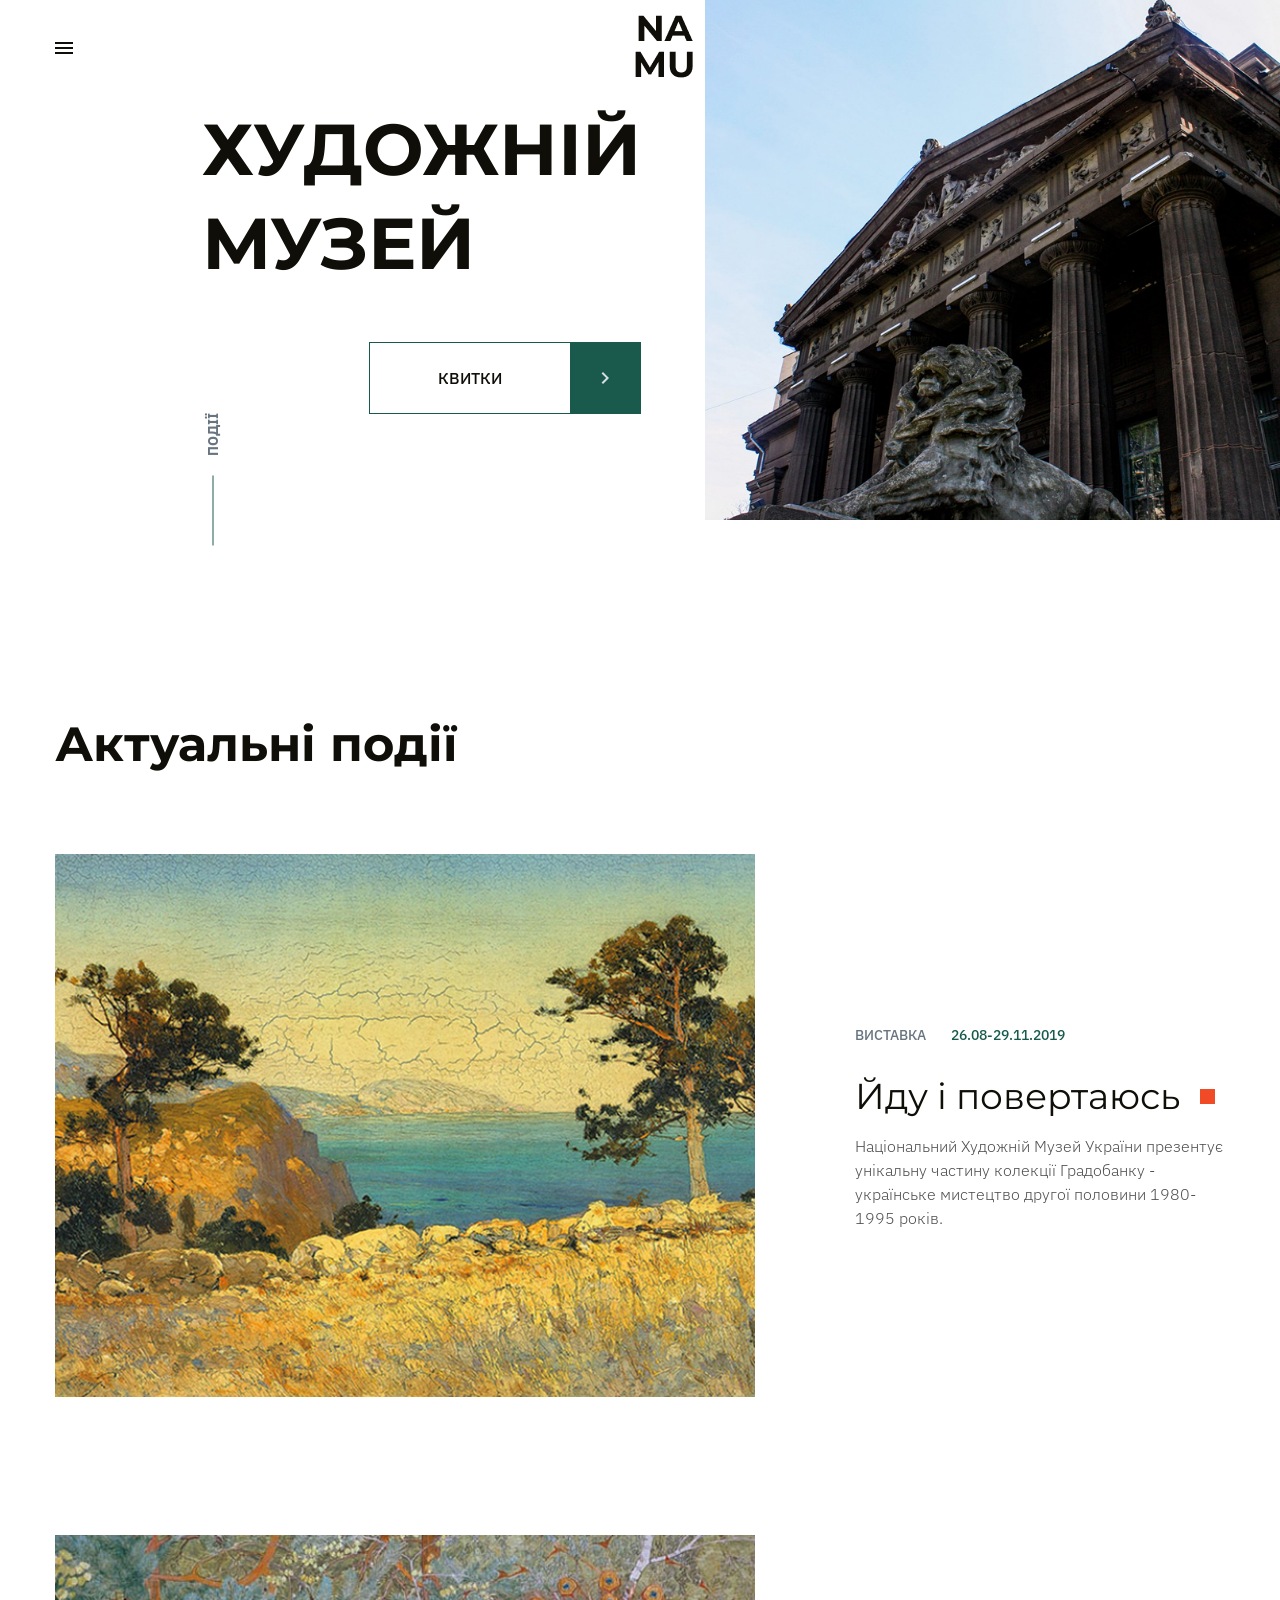
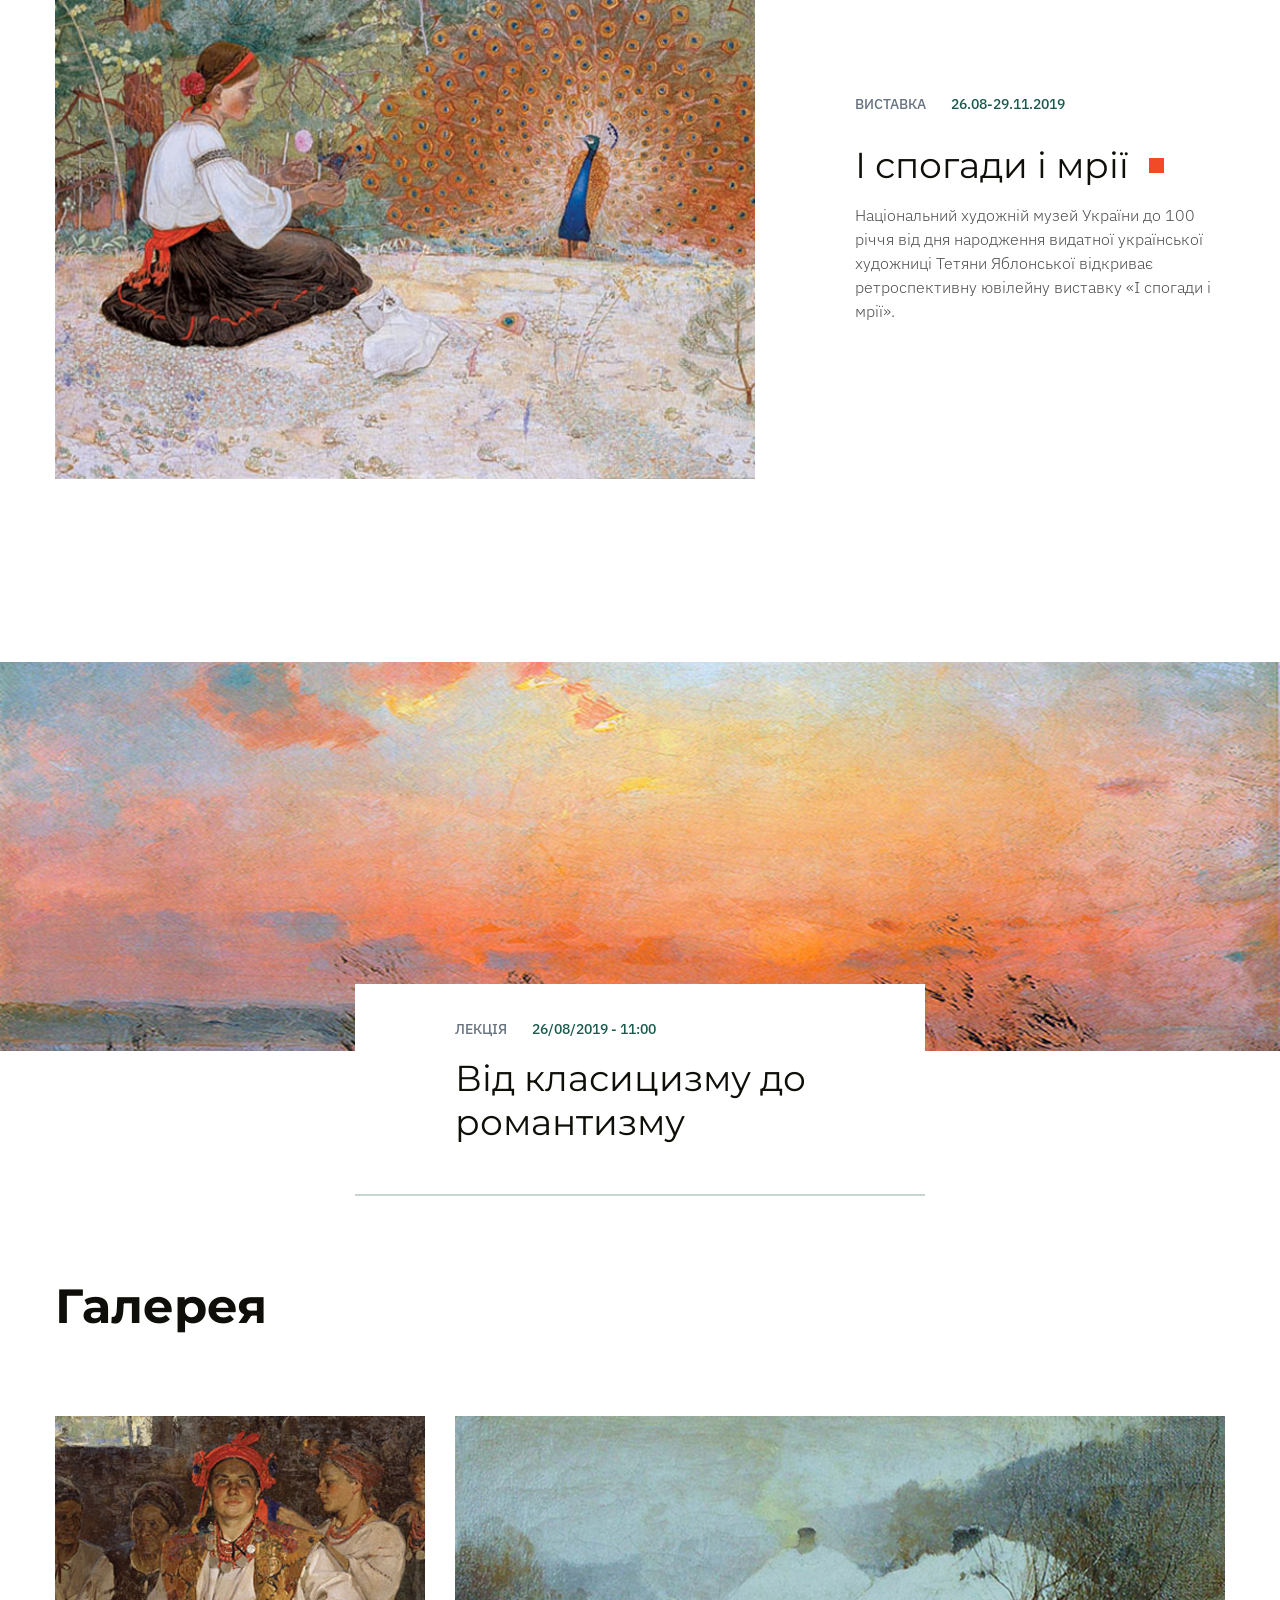
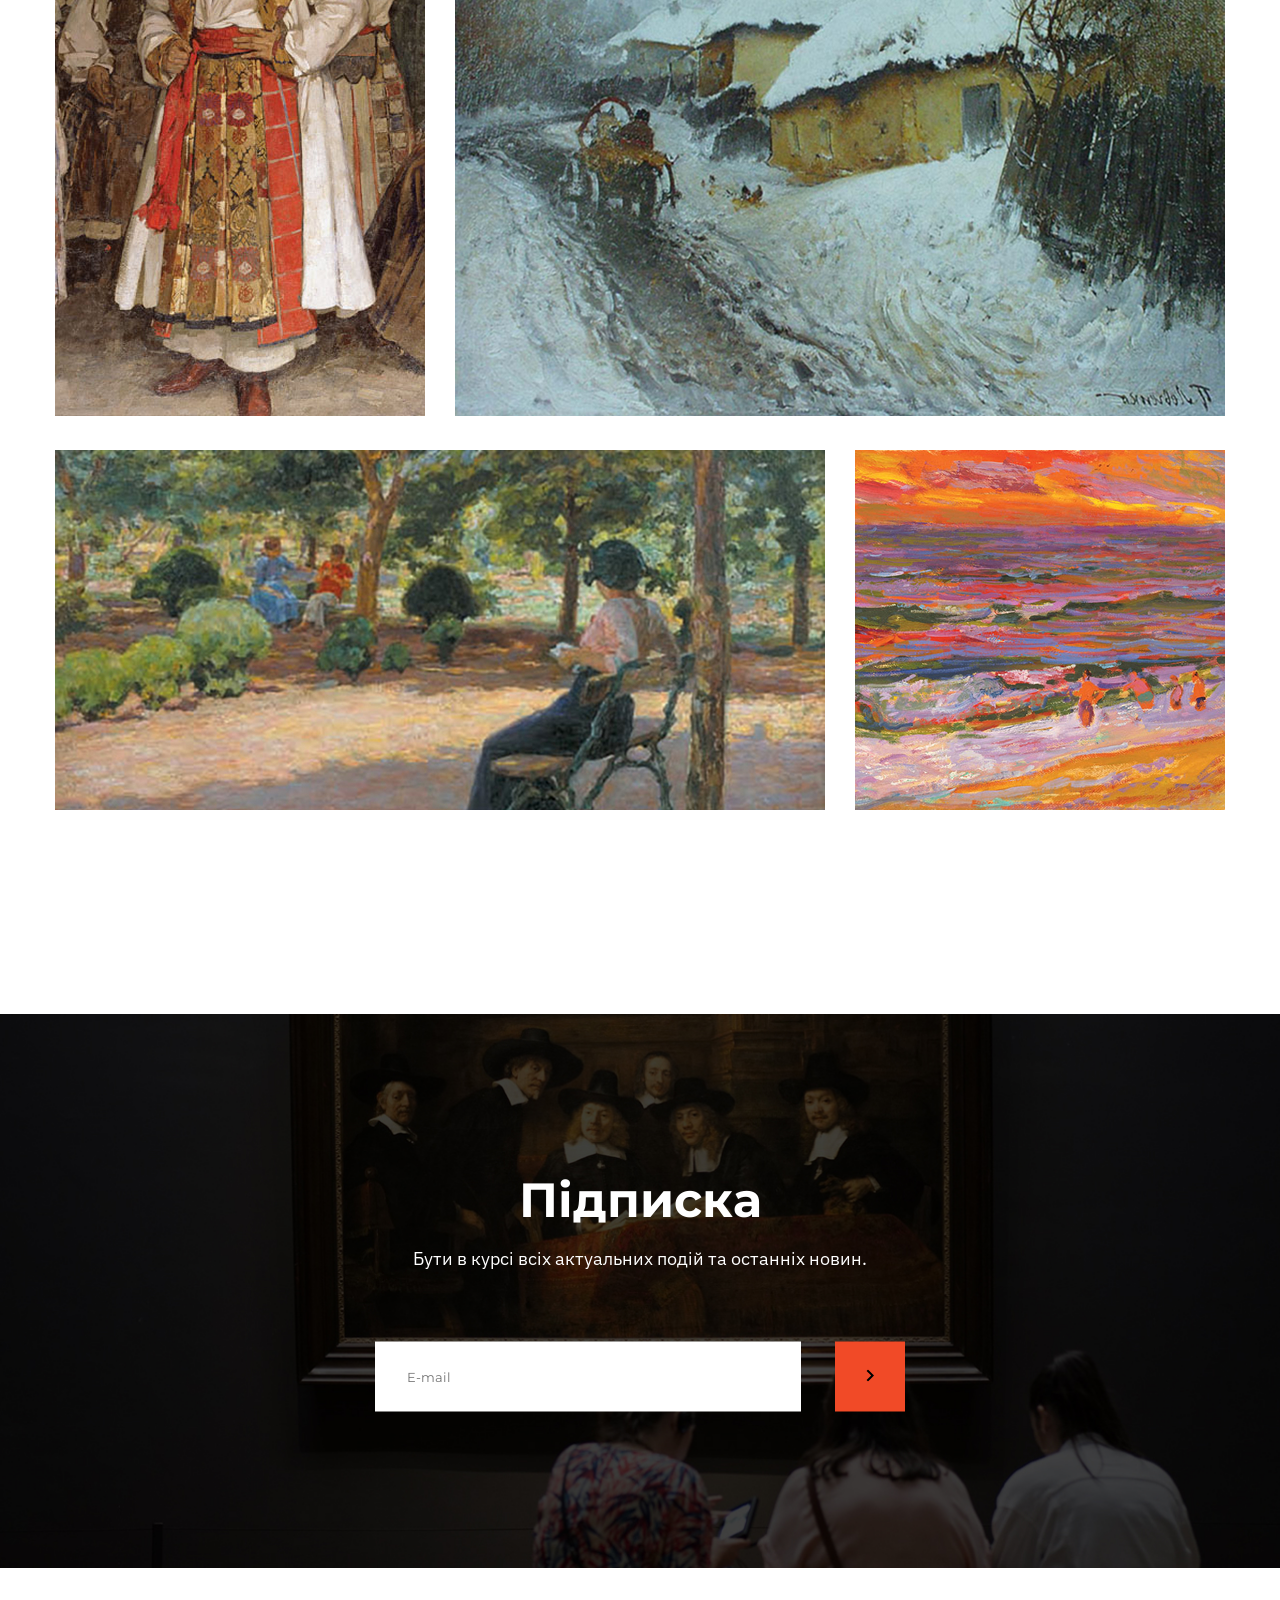
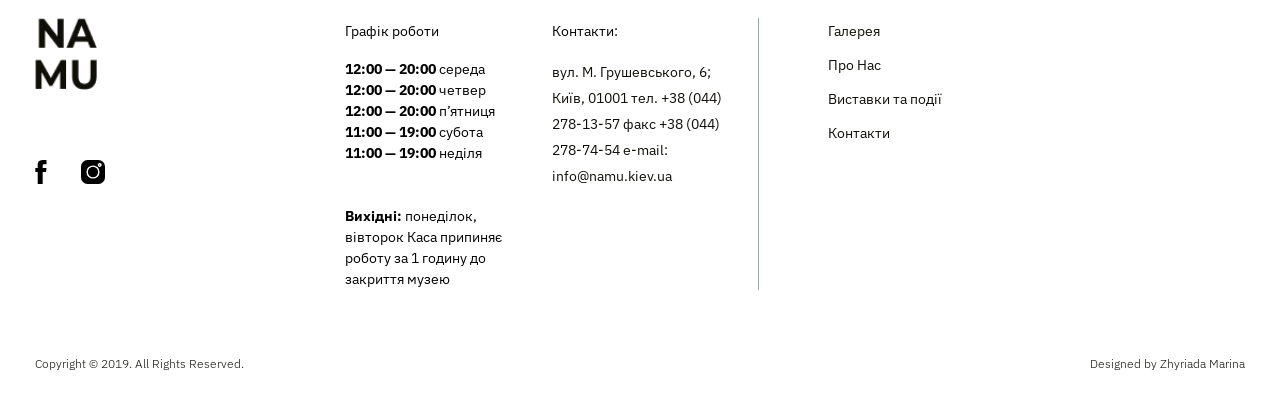
<file: index.html>
<!DOCTYPE html><html lang=en><meta charset=UTF-8><meta name=viewport content="width=device-width, initial-scale=1.0"><title>Na Mu</title><link rel=icon href=favicon.f0e51bc8.ico type=image/x-icon><link rel=preconnect href=https://fonts.googleapis.com><link rel=preconnect href=https://fonts.gstatic.com><link href="https://fonts.googleapis.com/css2?family=IBM+Plex+Sans:wght@100..700&amp;family=Montserrat:wght@100..900&amp;display=swap" rel=stylesheet><link rel=stylesheet href=Museum.cfb5adbc.css><body>
    <header class=header>
      <button class="header__toggle toggle-action">
        <svg xmlns:xmlns=http://www.w3.org/2000/svg width=18 height=12 fill=none viewBox="0 0 18 12"><path fill=#0f0e08 d="M0 12h18v-2H0Zm0-5h18V5H0Zm0-7v2h18V0Z"/></svg>
      </button>

      <a class=header__logo href=/ target=_blank>
        <img src=logo.7bb1c1ab.png alt="Logo NA MU">
      </a>

      <div class="header__overlay toggle-action"></div>

      <div class=header__menu>
        <div class=header__navigation>
          <button class="header__toggle toggle-action">
            <svg xmlns:xmlns=http://www.w3.org/2000/svg width=14 height=14 fill=none viewBox="0 0 14 14"><path fill=#fff d="m7 5.586 4.95-4.95 1.414 1.414L8.414 7l4.95 4.95-1.414 1.414L7 8.414l-4.95 4.95L.636 11.95 5.586 7 .636 2.05 2.05.636Z"/></svg>
          </button>

          <nav>
            <ul>
              <li>
                <a href=#gallery class=toggle-action>
                  Галерея
                </a>
              </li>
              <li>
                <a href=#subscribe class=toggle-action>
                  Про Нас
                </a>
              </li>
              <li>
                <a href=#events class=toggle-action>
                  Виставки та події
                </a>
              </li>
              <li>
                <a href=#subscribe class=toggle-action>
                  Контакти
                </a>
              </li>
            </ul>
          </nav>
        </div>

        <div class=header__schedule>
          <p class=header__title>Графік роботи</p>
          <div>
            <strong>12:00 — 20:00</strong>
            середа
            <strong>12:00 — 20:00</strong>
            четвер
            <strong>12:00 — 20:00</strong>
            п’ятниця
            <strong>11:00 — 19:00</strong>
            субота
            <strong>11:00 — 19:00</strong>
            неділя
          </div>
          <div>
            <strong>Вихідні:</strong>
            понеділок, вівторок
            <br>
            Каса припиняє роботу за 1 годину до закриття музею
          </div>
        </div>
      </div>
    </header>

    <main>
      <section id=hero class="section section--hero">
        <div class=hero__info>
          <h1 class=hero__title>Художній музей</h1>

          <a class=hero__button href=#subscribe>
            <span>КВИТКИ</span>
            <span class=icon-right>
              <svg xmlns:xmlns=http://www.w3.org/2000/svg width=8 height=12 fill=none viewBox="0 0 8 12"><path fill=#d7dde3 d="M.59 10.59 5.17 6 .59 1.41 2 0l6 6-6 6Z"/></svg>
            </span>
          </a>

          <span class=hero__event>Події</span>
        </div>

        <div class=hero__banner>
          <img src=hero.431e99e7.jpg alt="Hero img">
        </div>
      </section>

      <section id=events class="section section--events">
        <h2 class=title-h2>Актуальні події</h2>

        <article class=event>
          <div class=event__img>
            <img src=img1.669f9a9e.jpg alt="Image 1">
          </div>
          <a class=event__link href=#>
            <p class=event__details>
              <span class=event__type>ВИСТАВКА</span>
              <span class=event__date>26.08-29.11.2019</span>
            </p>

            <p class=event__title>Йду і повертаюсь</p>
            <p class=event__desc>
              Національний Художній Музей України презентує унікальну частину
              колекції Градобанку - українське мистецтво другої половини
              1980-1995 років.
            </p>
          </a>
        </article>

        <article class=event>
          <div class=event__img>
            <img src=img2.1394d102.jpg alt="Image 2">
          </div>
          <a class=event__link href=#>
            <p class=event__details>
              <span class=event__type>ВИСТАВКА</span>
              <span class=event__date>26.08-29.11.2019</span>
            </p>
            <p class=event__title>І спогади і мрії</p>
            <p class=event__desc>
              Національний художній музей України до 100 річчя від дня
              народження видатної української художниці Тетяни Яблонської
              відкриває ретроспективну ювілейну виставку «І спогади і мрії».
            </p>
          </a>
        </article>
      </section>

      <section id=banner class="section section--banner">
        <article class="event event--banner">
          <div class=event__img>
            <img src=img3.a2696dca.jpg alt="Image 3">
          </div>
          <a class=event__link href=#>
            <p class=event__details>
              <span class=event__type>ЛЕКЦІЯ</span>
              <span class=event__date>26/08/2019 - 11:00</span>
            </p>
            <p class=event__title>Від класицизму до романтизму</p>
          </a>
        </article>
      </section>

      <section id=gallery class="section section--gallery">
        <h2 class=title-h2>Галерея</h2>

        <div class=gallery>
          <div class=gallery__container>
            <div class=gallery__item>
              <img src=gal-1.a5506166.jpg alt="Gal img 1">
            </div>
            <div class=gallery__item>
              <img src=gal-2.5e9c248f.jpg alt="Gal img 2">
            </div>
            <div class=gallery__item>
              <img src=gal-3.6613b634.jpg alt="Gal img 3">
            </div>
            <div class=gallery__item>
              <img src=gal-4.82f4d23b.jpg alt="Gal img 4">
            </div>
          </div>

          <div class=gallery__dots></div>
        </div>
      </section>

      <section id=subscribe class="section section--subscribe">
        <div class=subscribe>
          <div class=subscribe__background>
            <img src=bg-subsc.29061fc5.jpg alt="Image background form">
          </div>
          <div class=subscribe__info>
            <h2 class=subscribe__title>Підписка</h2>
            <p>Бути в курсі всіх актуальних подій та останніх новин.</p>

            <form class=subscribe__form id=form>
              <input class=subscribe__input type=email name=email placeholder=E-mail required>
              <button class=subscribe__submit>
                <svg xmlns:xmlns=http://www.w3.org/2000/svg width=8 height=12 fill=none viewBox="0 0 8 12"><path fill=#000 d="M.59 10.59 5.17 6 .59 1.41 2 0l6 6-6 6Z"/></svg>
              </button>
            </form>
          </div>
        </div>
      </section>

      <footer id=footer class=footer>
        <div class=footer__top>
          <div class=footer__col>
            <img src=logo.7bb1c1ab.png alt="Logo img">

            <ul class=footer__social>
              <li>
                <a href=https://www.facebook.com/namu.museum/ target=_blank>
                  <svg xmlns:xmlns=http://www.w3.org/2000/svg width=12 height=24 fill=none viewBox="0 0 12 24"><path fill=#000 d="M2.72 4.649v3.304H.303v4.04H2.72V24h4.965V11.994h3.332c0 .001.312-1.936.463-4.055H7.704V5.176c0-.413.541-.969 1.076-.969h2.705V.001H7.807c-5.21 0-5.087 4.044-5.087 4.648"/></svg>
                </a>
              </li>
              <li>
                <a href=https://www.instagram.com/namu.museum/ target=_blank>
                  <svg xmlns:xmlns=http://www.w3.org/2000/svg width=24 height=24 fill=none viewBox="0 0 24 24"><g fill=#000 clip-path=url(#clip0_12716_52)><path d="M17.503 0H6.496A6.504 6.504 0 0 0 0 6.497v11.007A6.504 6.504 0 0 0 6.497 24h11.007A6.504 6.504 0 0 0 24 17.504V6.497A6.504 6.504 0 0 0 17.503 0M12 18.562A6.57 6.57 0 0 1 5.438 12 6.57 6.57 0 0 1 12 5.438 6.57 6.57 0 0 1 18.562 12 6.57 6.57 0 0 1 12 18.562m6.72-11.577c-1.07 0-1.94-.87-1.94-1.939s.87-1.94 1.94-1.94 1.939.87 1.939 1.94-.87 1.94-1.94 1.94"/><path d="M12 6.845A5.16 5.16 0 0 0 6.845 12 5.16 5.16 0 0 0 12 17.155 5.16 5.16 0 0 0 17.155 12 5.16 5.16 0 0 0 12 6.845"/><path d="M18.72 4.514a.533.533 0 1 0 .001 1.066.533.533 0 0 0-.001-1.066"/></g><defs><clipPath id=clip0_12716_52><rect width=24 height=24 fill=#fff /></clipPath></defs></svg>
                </a>
              </li>
            </ul>
          </div>

          <div class=footer__col>
            <p class=footer__title>Графік роботи</p>

            <div>
              <strong>12:00 — 20:00</strong>
              середа
              <strong>12:00 — 20:00</strong>
              четвер
              <strong>12:00 — 20:00</strong>
              п’ятниця
              <strong>11:00 — 19:00</strong>
              субота
              <strong>11:00 — 19:00</strong>
              неділя
              <br>
              <br>
              <br>
              <strong>Вихідні:</strong>
              понеділок, вівторок Каса припиняє роботу за 1 годину до закриття
              музею
            </div>
          </div>

          <div class=footer__col>
            <p class=footer__title>Контакти:</p>

            <a class=footer__address target=_blank href="https://www.google.com.ua/maps/place/%D0%9D%D0%B0%D1%86%D1%96%D0%BE%D0%BD%D0%B0%D0%BB%D1%8C%D0%BD%D0%B8%D0%B9+%D1%85%D1%83%D0%B4%D0%BE%D0%B6%D0%BD%D1%96%D0%B9+%D0%BC%D1%83%D0%B7%D0%B5%D0%B9+%D0%A3%D0%BA%D1%80%D0%B0%D1%97%D0%BD%D0%B8/@50.4494274,30.5306505,17z/data=!3m1!4b1!4m6!3m5!1s0x40d4ce524453048d:0x549e3a34119f524f!8m2!3d50.4494274!4d30.5306505!16s%2Fm%2F02prqms?entry=tts&amp;g_ep=EgoyMDI1MDUyMS4wIPu8ASoASAFQAw%3D%3D&amp;skid=7165f959-ce1c-4be1-b803-cacc1a7742f3">
              вул. М. Грушевського, 6; Київ, 01001
            </a>
            <a class=footer__address href="tel:+38 (044) 278-13-57">
              тел. +38 (044) 278-13-57
            </a>
            <a class=footer__address href=tel:+38(044)278-74-54>
              факс +38 (044) 278-74-54
            </a>
            <a class=footer__address href=mailto:info@namu.kiev.ua>
              e-mail: info@namu.kiev.ua
            </a>

            <div class=scroll-top>
              <svg xmlns:xmlns=http://www.w3.org/2000/svg width=10 height=12 fill=none viewBox="0 0 10 12"><path fill=#1a5a4c d="M5 0 0 5l.705.705L4.5 1.915V12h1V1.915l3.795 3.79L10 5Z"/></svg>
            </div>
          </div>

          <div class=footer__col>
            <ul class=footer__menu>
              <li class=footer__link>
                <a href=#events>Галерея</a>
              </li>
              <li class=footer__link>
                <a href=#subscribes>Про Нас</a>
              </li>
              <li class=footer__link>
                <a href=#events>Виставки та події</a>
              </li>
              <li class=footer__link>
                <a href=#subscribe>Контакти</a>
              </li>
            </ul>
          </div>
        </div>

        <div class=footer__copyright>
          <span>Copyright © 2019. All Rights Reserved.</span>
          <span>Designed by Zhyriada Marina</span>
        </div>
      </footer>
    </main>

    <script src=Museum.5939268c.js></script>
</file>
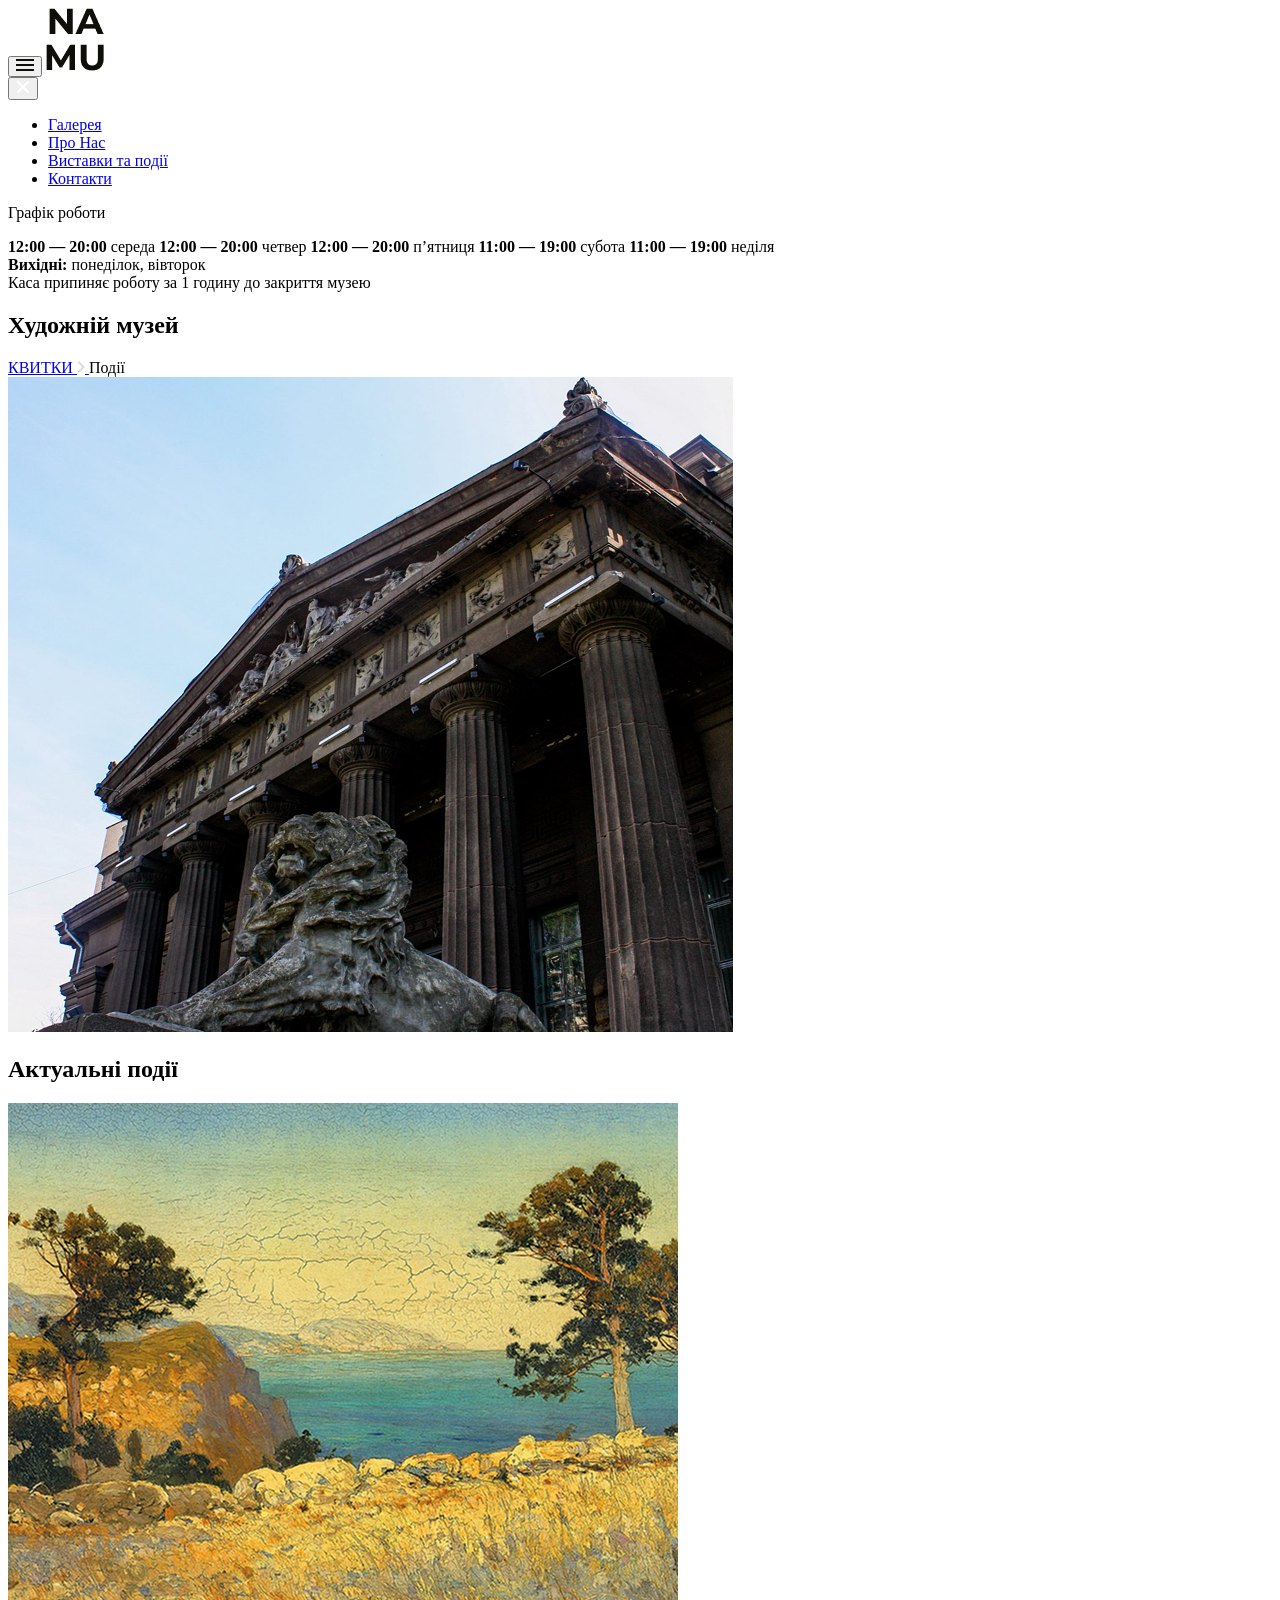
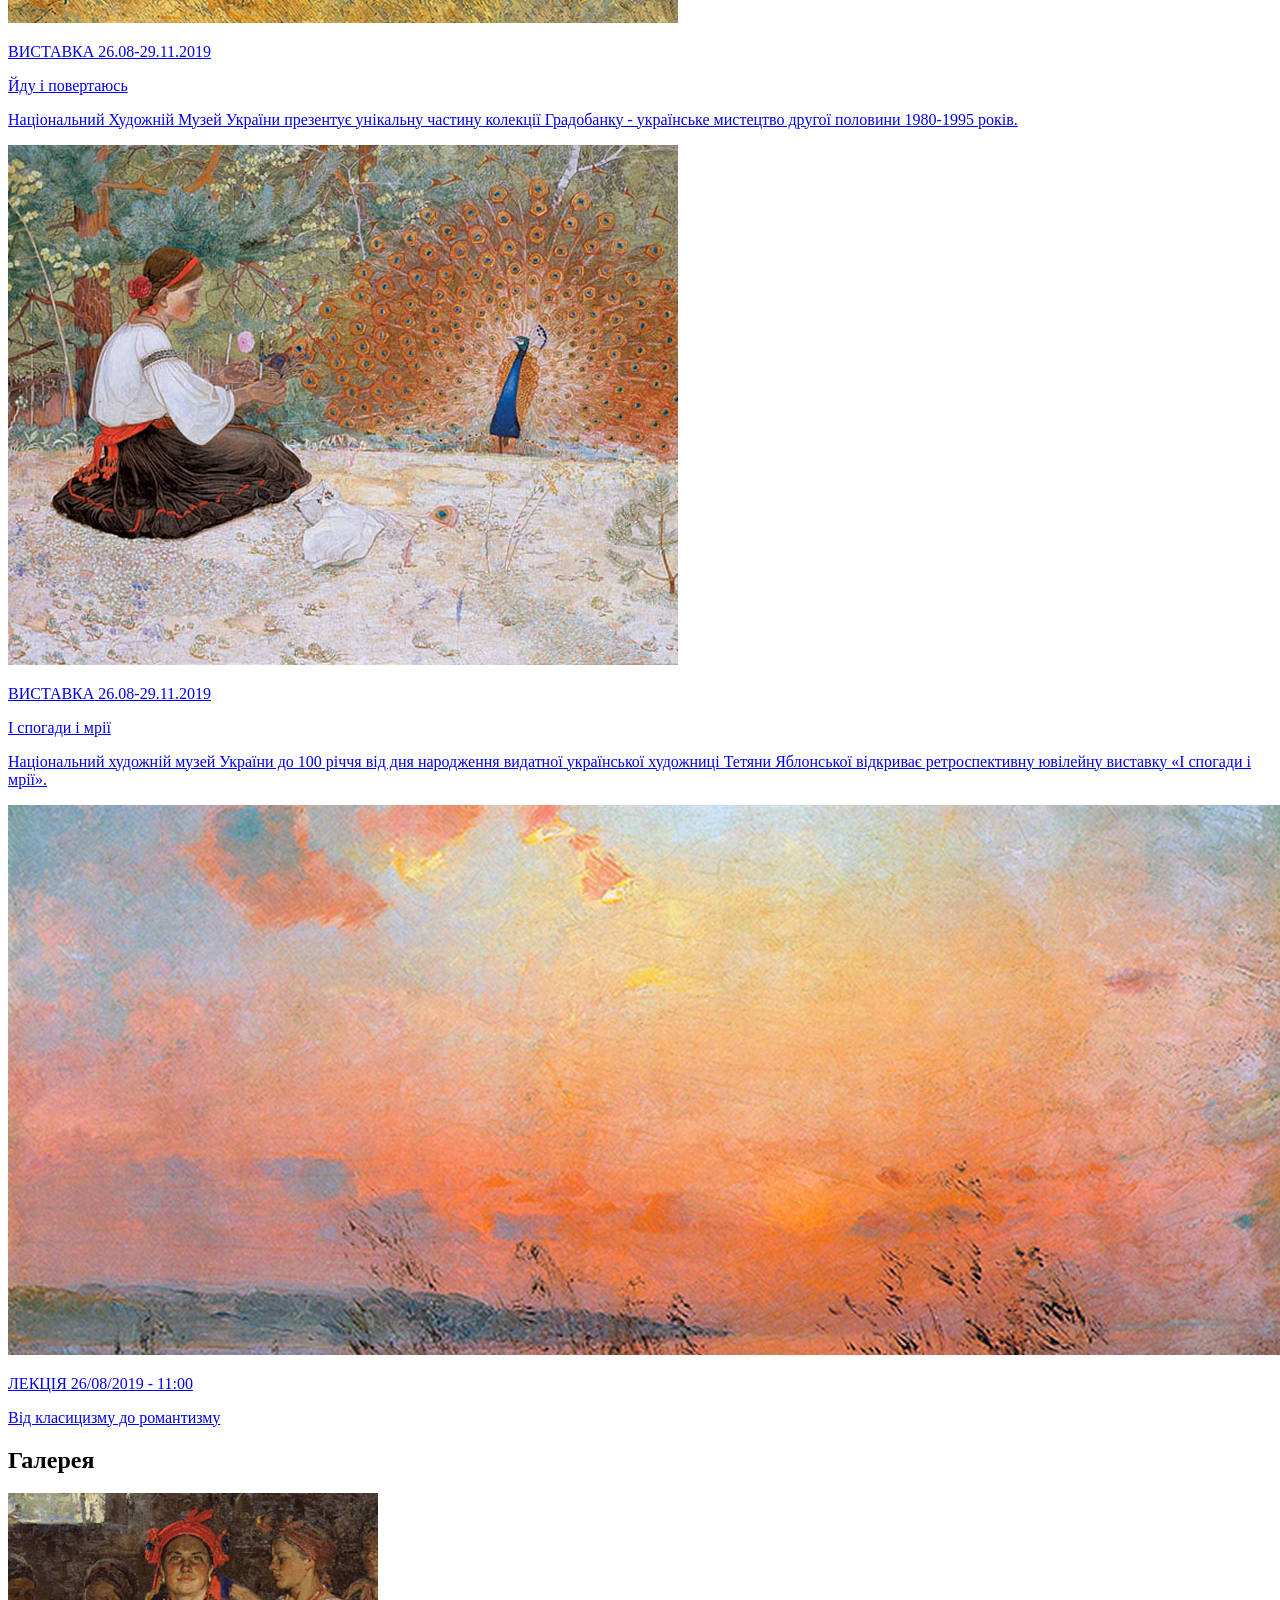
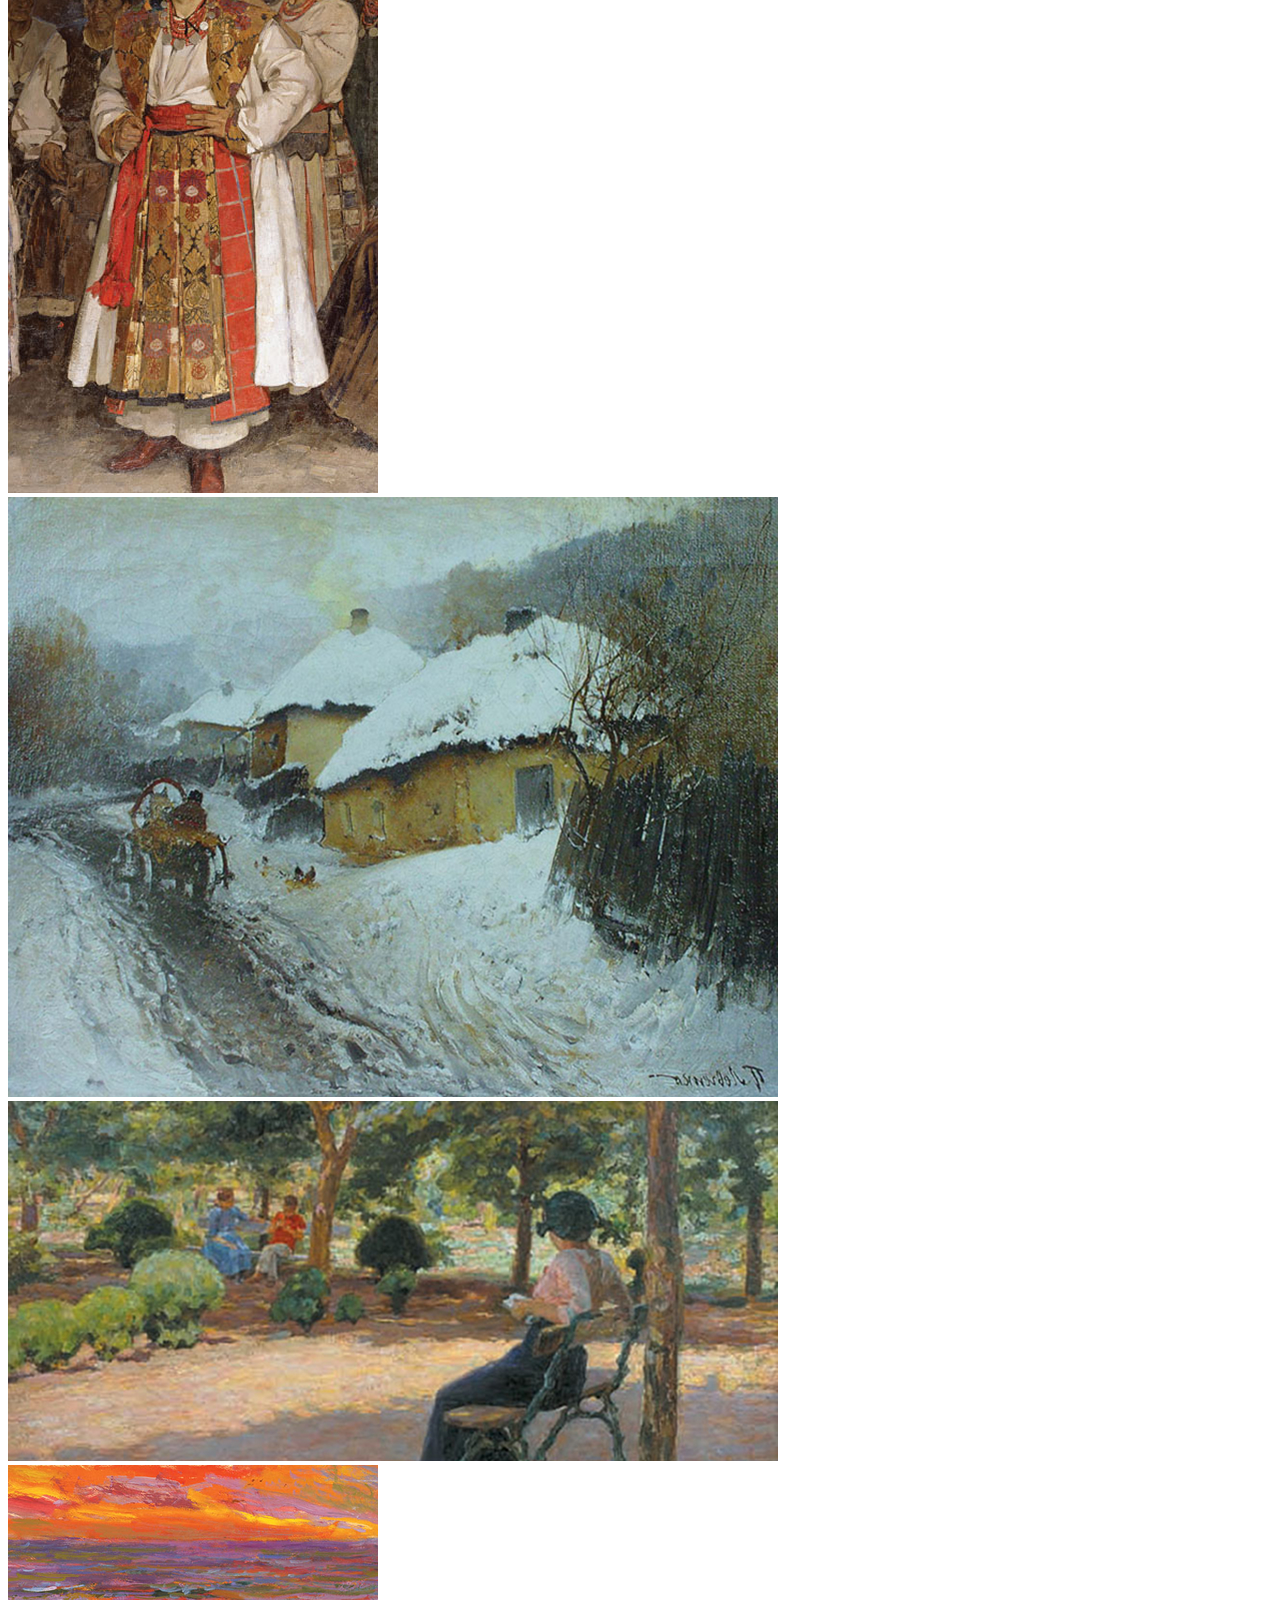
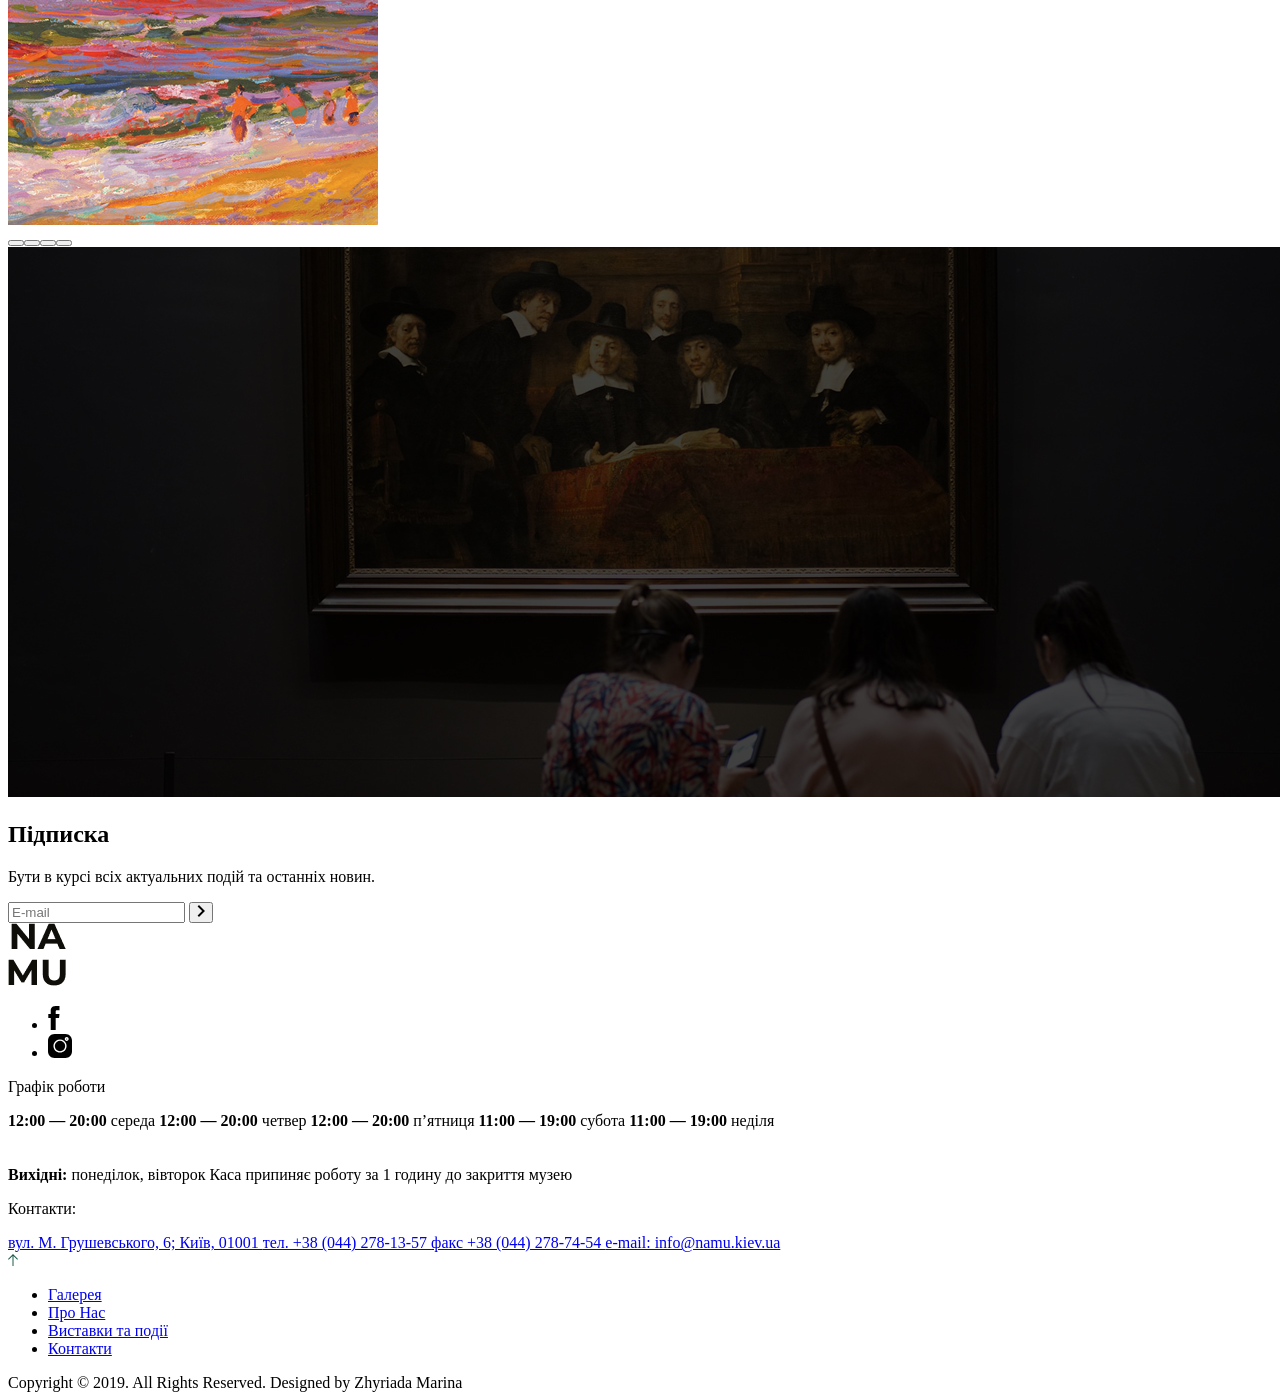
<file: src/index.html>
<!doctype html>
<html lang="en">
  <head>
    <meta charset="UTF-8" />
    <meta
      name="viewport"
      content="width=device-width, initial-scale=1.0"
    />
    <title>Na Mu</title>
    <link
      rel="icon"
      href="images/favicon.ico"
      type="image/x-icon"
    />
    <link
      rel="preconnect"
      href="https://fonts.googleapis.com"
    />
    <link
      rel="preconnect"
      href="https://fonts.gstatic.com"
    />
    <link
      href="https://fonts.googleapis.com/css2?family=IBM+Plex+Sans:wght@100..700&family=Montserrat:wght@100..900&display=swap"
      rel="stylesheet"
    />
    <link
      rel="stylesheet"
      href="./styles/main.scss"
    />
  </head>
  <body>
    <header class="header">
      <button class="header__toggle toggle-action">
        <svg
          width="18"
          height="12"
          viewBox="0 0 18 12"
          fill="none"
          xmlns="http://www.w3.org/2000/svg"
        >
          <path
            d="M0 12H18V10H0V12ZM0 7H18V5H0V7ZM0 0V2H18V0H0Z"
            fill="#0F0E08"
          />
        </svg>
      </button>

      <a
        class="header__logo"
        href="/"
        target="_blank"
      >
        <img
          src="images/logo.png"
          alt="Logo NA MU"
        />
      </a>

      <div class="header__overlay toggle-action"></div>

      <div class="header__menu">
        <div class="header__navigation">
          <button class="header__toggle toggle-action">
            <svg
              width="14"
              height="14"
              viewBox="0 0 14 14"
              fill="none"
              xmlns="http://www.w3.org/2000/svg"
            >
              <path
                d="M7.00023 5.58599L11.9502 0.635986L13.3642 2.04999L8.41423 6.99999L13.3642 11.95L11.9502 13.364L7.00023 8.41399L2.05023 13.364L0.63623 11.95L5.58623 6.99999L0.63623 2.04999L2.05023 0.635986L7.00023 5.58599Z"
                fill="white"
              />
            </svg>
          </button>

          <nav>
            <ul>
              <li>
                <a
                  href="#gallery"
                  class="toggle-action"
                >
                  Галерея
                </a>
              </li>
              <li>
                <a
                  href="#subscribe"
                  class="toggle-action"
                >
                  Про Нас
                </a>
              </li>
              <li>
                <a
                  href="#events"
                  class="toggle-action"
                >
                  Виставки та події
                </a>
              </li>
              <li>
                <a
                  href="#subscribe"
                  class="toggle-action"
                >
                  Контакти
                </a>
              </li>
            </ul>
          </nav>
        </div>

        <div class="header__schedule">
          <p class="header__title">Графік роботи</p>
          <div>
            <strong>12:00 — 20:00</strong>
            середа
            <strong>12:00 — 20:00</strong>
            четвер
            <strong>12:00 — 20:00</strong>
            п’ятниця
            <strong>11:00 — 19:00</strong>
            субота
            <strong>11:00 — 19:00</strong>
            неділя
          </div>
          <div>
            <strong>Вихідні:</strong>
            понеділок, вівторок
            <br />
            Каса припиняє роботу за 1 годину до закриття музею
          </div>
        </div>
      </div>
    </header>

    <main>
      <section
        id="hero"
        class="section section--hero"
      >
        <div class="hero__info">
          <h1 class="hero__title">Художній музей</h1>

          <a
            class="hero__button"
            href="#subscribe"
          >
            <span>КВИТКИ</span>
            <span class="icon-right">
              <svg
                width="8"
                height="12"
                viewBox="0 0 8 12"
                fill="none"
                xmlns="http://www.w3.org/2000/svg"
              >
                <path
                  d="M0.589844 10.59L5.16984 6L0.589844 1.41L1.99984 0L7.99984 6L1.99984 12L0.589844 10.59Z"
                  fill="#D7DDE3"
                />
              </svg>
            </span>
          </a>

          <span class="hero__event">Події</span>
        </div>

        <div class="hero__banner">
          <img
            src="images/hero.jpg"
            alt="Hero img"
          />
        </div>
      </section>

      <section
        id="events"
        class="section section--events"
      >
        <h2 class="title-h2">Актуальні події</h2>

        <article class="event">
          <div class="event__img">
            <img
              src="images/img1.jpg"
              alt="Image 1"
            />
          </div>
          <a
            class="event__link"
            href="#"
          >
            <p class="event__details">
              <span class="event__type">ВИСТАВКА</span>
              <span class="event__date">26.08-29.11.2019</span>
            </p>

            <p class="event__title">Йду і повертаюсь</p>
            <p class="event__desc">
              Національний Художній Музей України презентує унікальну частину
              колекції Градобанку - українське мистецтво другої половини
              1980-1995 років.
            </p>
          </a>
        </article>

        <article class="event">
          <div class="event__img">
            <img
              src="images/img2.jpg"
              alt="Image 2"
            />
          </div>
          <a
            class="event__link"
            href="#"
          >
            <p class="event__details">
              <span class="event__type">ВИСТАВКА</span>
              <span class="event__date">26.08-29.11.2019</span>
            </p>
            <p class="event__title">І спогади і мрії</p>
            <p class="event__desc">
              Національний художній музей України до 100 річчя від дня
              народження видатної української художниці Тетяни Яблонської
              відкриває ретроспективну ювілейну виставку «І спогади і мрії».
            </p>
          </a>
        </article>
      </section>

      <section
        id="banner"
        class="section section--banner"
      >
        <article class="event event--banner">
          <div class="event__img">
            <img
              src="images/img3.jpg"
              alt="Image 3"
            />
          </div>
          <a
            class="event__link"
            href="#"
          >
            <p class="event__details">
              <span class="event__type">ЛЕКЦІЯ</span>
              <span class="event__date">26/08/2019 - 11:00</span>
            </p>
            <p class="event__title">Від класицизму до романтизму</p>
          </a>
        </article>
      </section>

      <section
        id="gallery"
        class="section section--gallery"
      >
        <h2 class="title-h2">Галерея</h2>

        <div class="gallery">
          <div class="gallery__container">
            <div class="gallery__item">
              <img
                src="images/gal-1.jpg"
                alt="Gal img 1"
              />
            </div>
            <div class="gallery__item">
              <img
                src="images/gal-2.jpg"
                alt="Gal img 2"
              />
            </div>
            <div class="gallery__item">
              <img
                src="images/gal-3.jpg"
                alt="Gal img 3"
              />
            </div>
            <div class="gallery__item">
              <img
                src="images/gal-4.jpg"
                alt="Gal img 4"
              />
            </div>
          </div>

          <div class="gallery__dots"></div>
        </div>
      </section>

      <section
        id="subscribe"
        class="section section--subscribe"
      >
        <div class="subscribe">
          <div class="subscribe__background">
            <img
              src="images/bg-subsc.jpg"
              alt="Image background form"
            />
          </div>
          <div class="subscribe__info">
            <h2 class="subscribe__title">Підписка</h2>
            <p>Бути в курсі всіх актуальних подій та останніх новин.</p>

            <form
              class="subscribe__form"
              id="form"
            >
              <input
                class="subscribe__input"
                type="email"
                name="email"
                placeholder="E-mail"
                required
              />
              <button class="subscribe__submit">
                <svg
                  width="8"
                  height="12"
                  viewBox="0 0 8 12"
                  fill="none"
                  xmlns="http://www.w3.org/2000/svg"
                >
                  <path
                    d="M0.589844 10.59L5.16984 6L0.589844 1.41L1.99984 0L7.99984 6L1.99984 12L0.589844 10.59Z"
                    fill="#000"
                  />
                </svg>
              </button>
            </form>
          </div>
        </div>
      </section>

      <footer
        id="footer"
        class="footer"
      >
        <div class="footer__top">
          <div class="footer__col">
            <img
              src="images/logo.png"
              alt="Logo img"
            />

            <ul class="footer__social">
              <li>
                <a
                  href="https://www.facebook.com/namu.museum/"
                  target="_blank"
                >
                  <svg
                    width="12"
                    height="24"
                    viewBox="0 0 12 24"
                    fill="none"
                    xmlns="http://www.w3.org/2000/svg"
                  >
                    <path
                      d="M2.7198 4.64899C2.7198 5.2538 2.7198 7.9533 2.7198 7.9533H0.302734V11.9938H2.7198V24.0009H7.68498V11.9942H11.0168C11.0168 11.9942 11.3289 10.0568 11.4801 7.93841C11.0465 7.93841 7.70375 7.93841 7.70375 7.93841C7.70375 7.93841 7.70375 5.58776 7.70375 5.17573C7.70375 4.76282 8.24511 4.2074 8.78017 4.2074C9.31423 4.2074 10.4414 4.2074 11.4854 4.2074C11.4854 3.65727 11.4854 1.75647 11.4854 0.000976577C10.0917 0.000976577 8.50612 0.000976577 7.80721 0.000976577C2.59707 0.000697581 2.7198 4.04524 2.7198 4.64899Z"
                      fill="black"
                    />
                  </svg>
                </a>
              </li>
              <li>
                <a
                  href="https://www.instagram.com/namu.museum/"
                  target="_blank"
                >
                  <svg
                    width="24"
                    height="24"
                    viewBox="0 0 24 24"
                    fill="none"
                    xmlns="http://www.w3.org/2000/svg"
                  >
                    <g clip-path="url(#clip0_12716_52)">
                      <path
                        d="M17.5034 0H6.49657C2.9143 0 0 2.9143 0 6.49657V17.5036C0 21.0857 2.9143 24 6.49657 24H17.5036C21.0857 24 24 21.0857 24 17.5036V6.49657C24 2.9143 21.0857 0 17.5034 0V0ZM12 18.5623C8.38145 18.5623 5.43767 15.6185 5.43767 12C5.43767 8.38145 8.38145 5.43767 12 5.43767C15.6185 5.43767 18.5623 8.38145 18.5623 12C18.5623 15.6185 15.6185 18.5623 12 18.5623ZM18.7192 6.98528C17.6499 6.98528 16.7801 6.11553 16.7801 5.04619C16.7801 3.97686 17.6499 3.10693 18.7192 3.10693C19.7885 3.10693 20.6585 3.97686 20.6585 5.04619C20.6585 6.11553 19.7885 6.98528 18.7192 6.98528Z"
                        fill="black"
                      />
                      <path
                        d="M12.0001 6.84473C9.15753 6.84473 6.84473 9.15734 6.84473 12.0001C6.84473 14.8426 9.15753 17.1554 12.0001 17.1554C14.8428 17.1554 17.1554 14.8426 17.1554 12.0001C17.1554 9.15734 14.8428 6.84473 12.0001 6.84473Z"
                        fill="black"
                      />
                      <path
                        d="M18.7191 4.51416C18.4258 4.51416 18.187 4.75293 18.187 5.04626C18.187 5.3396 18.4258 5.57837 18.7191 5.57837C19.0126 5.57837 19.2514 5.33978 19.2514 5.04626C19.2514 4.75275 19.0126 4.51416 18.7191 4.51416Z"
                        fill="black"
                      />
                    </g>
                    <defs>
                      <clippath id="clip0_12716_52">
                        <rect
                          width="24"
                          height="24"
                          fill="white"
                        />
                      </clippath>
                    </defs>
                  </svg>
                </a>
              </li>
            </ul>
          </div>

          <div class="footer__col">
            <p class="footer__title">Графік роботи</p>

            <div>
              <strong>12:00 — 20:00</strong>
              середа
              <strong>12:00 — 20:00</strong>
              четвер
              <strong>12:00 — 20:00</strong>
              п’ятниця
              <strong>11:00 — 19:00</strong>
              субота
              <strong>11:00 — 19:00</strong>
              неділя
              <br />
              <br />
              <br />
              <strong>Вихідні:</strong>
              понеділок, вівторок Каса припиняє роботу за 1 годину до закриття
              музею
            </div>
          </div>

          <div class="footer__col">
            <p class="footer__title">Контакти:</p>

            <a
              class="footer__address"
              target="_blank"
              href="https://www.google.com.ua/maps/place/%D0%9D%D0%B0%D1%86%D1%96%D0%BE%D0%BD%D0%B0%D0%BB%D1%8C%D0%BD%D0%B8%D0%B9+%D1%85%D1%83%D0%B4%D0%BE%D0%B6%D0%BD%D1%96%D0%B9+%D0%BC%D1%83%D0%B7%D0%B5%D0%B9+%D0%A3%D0%BA%D1%80%D0%B0%D1%97%D0%BD%D0%B8/@50.4494274,30.5306505,17z/data=!3m1!4b1!4m6!3m5!1s0x40d4ce524453048d:0x549e3a34119f524f!8m2!3d50.4494274!4d30.5306505!16s%2Fm%2F02prqms?entry=tts&g_ep=EgoyMDI1MDUyMS4wIPu8ASoASAFQAw%3D%3D&skid=7165f959-ce1c-4be1-b803-cacc1a7742f3"
            >
              вул. М. Грушевського, 6; Київ, 01001
            </a>
            <a
              class="footer__address"
              href="tel:+38 (044) 278-13-57 "
            >
              тел. +38 (044) 278-13-57
            </a>
            <a
              class="footer__address"
              href="tel:+38(044)278-74-54"
            >
              факс +38 (044) 278-74-54
            </a>
            <a
              class="footer__address"
              href="mailto:info@namu.kiev.ua"
            >
              e-mail: info@namu.kiev.ua
            </a>

            <div class="scroll-top">
              <svg width="10" height="12" 
                viewBox="0 0 10 12" fill="none" 
                xmlns="http://www.w3.org/2000/svg">
                <path d="M5 0L0 5L0.705 5.705L4.5 1.915V12H5.5V1.915L9.295 5.705L10 5L5 0Z" fill="#1A5A4C"/>
              </svg>
            </div>
          </div>

          <div class="footer__col">
            <ul class="footer__menu">
              <li class="footer__link">
                <a href="#events">Галерея</a>
              </li>
              <li class="footer__link">
                <a href="#subscribes">Про Нас</a>
              </li>
              <li class="footer__link">
                <a href="#events">Виставки та події</a>
              </li>
              <li class="footer__link">
                <a href="#subscribe">Контакти</a>
              </li>
            </ul>
          </div>
        </div>

        <div class="footer__copyright">
          <span>Copyright © 2019. All Rights Reserved.</span>
          <span>Designed by Zhyriada Marina</span>
        </div>
      </footer>
    </main>

    <script src="scripts/main.js"></script>
  </body>
</html>
</file>
